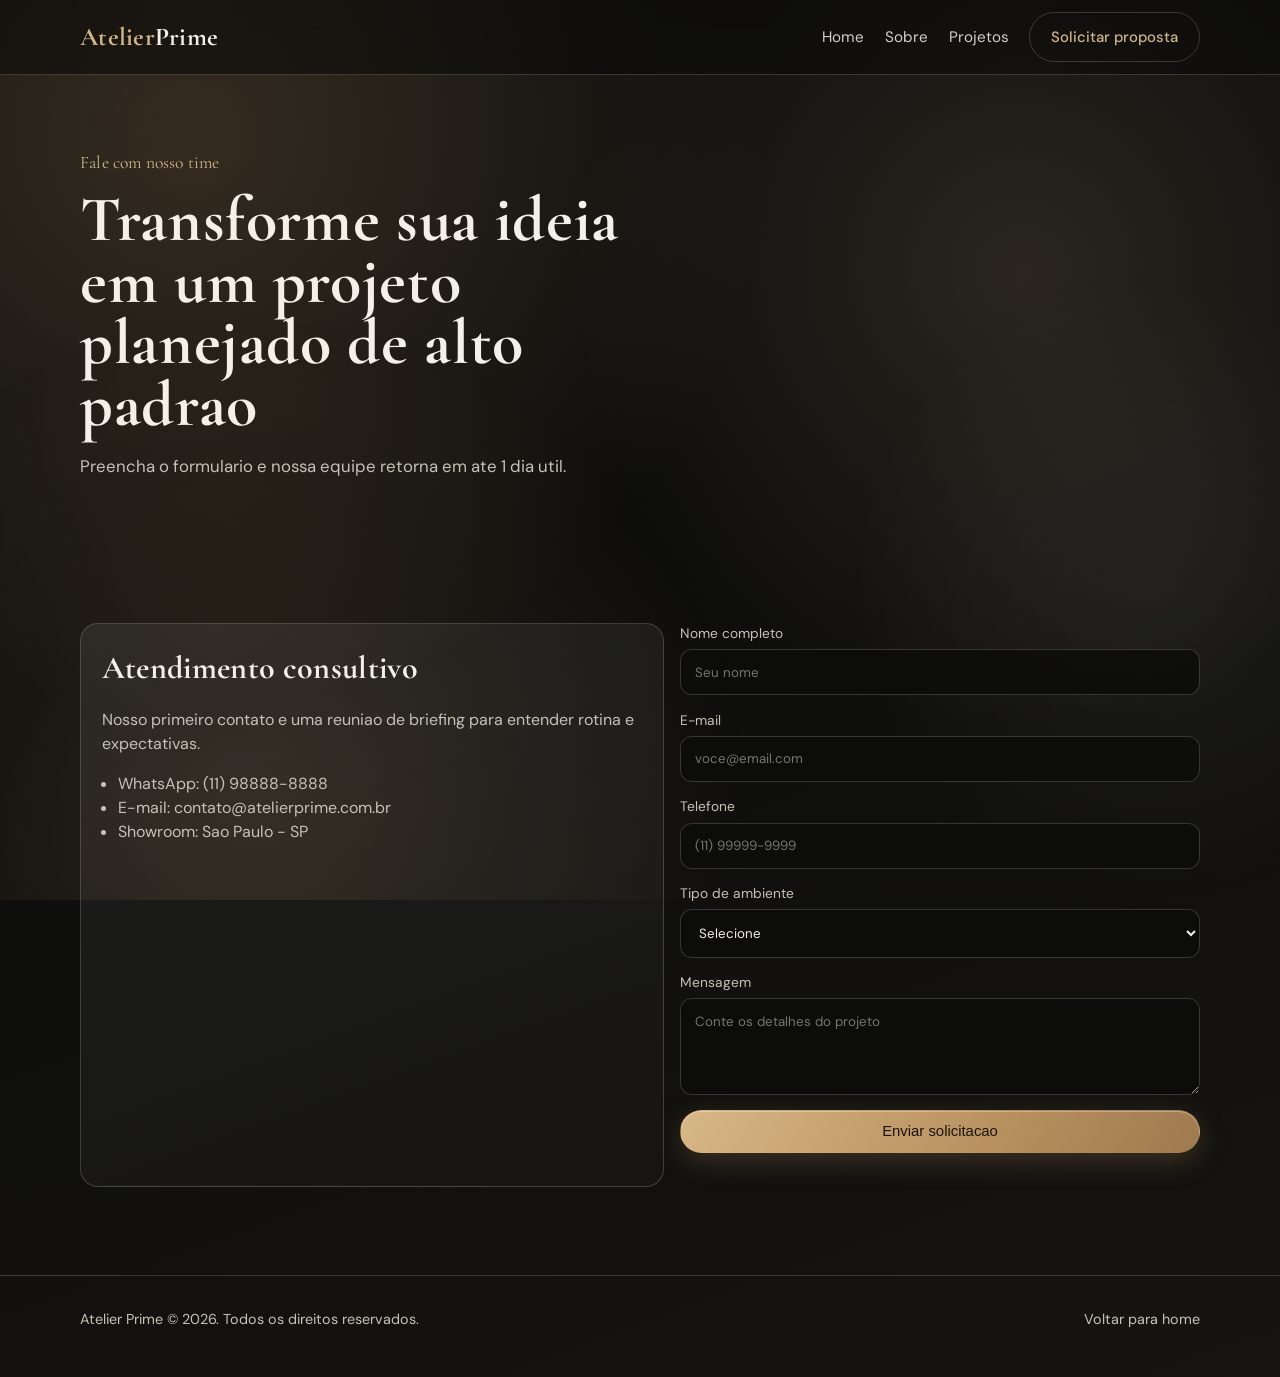
<file: pages/contato.html>
<!DOCTYPE html>
<html lang="pt-BR">
  <head>
    <meta charset="UTF-8" />
    <meta name="viewport" content="width=device-width, initial-scale=1.0" />
    <title>Contato | Atelier Prime</title>
    <meta
      name="description"
      content="Solicite uma proposta da Atelier Prime e receba atendimento exclusivo para seu projeto planejado."
    />
    <link rel="preconnect" href="https://fonts.googleapis.com" />
    <link rel="preconnect" href="https://fonts.gstatic.com" crossorigin />
    <link
      href="https://fonts.googleapis.com/css2?family=Cormorant+Garamond:wght@400;500;600;700&family=DM+Sans:wght@400;500;700&display=swap"
      rel="stylesheet"
    />
    <link rel="stylesheet" href="../styles/main.css" />
  </head>
  <body>
    <div class="page-glow" aria-hidden="true"></div>
    <header class="site-header" id="topo">
      <div class="container nav-wrap">
        <a class="brand" href="../index.html" aria-label="Atelier Prime"><span>Atelier</span>Prime</a>
        <button class="nav-toggle" type="button" aria-label="Abrir menu"><span></span><span></span></button>
        <nav class="site-nav" aria-label="Principal">
          <a href="../index.html">Home</a>
          <a href="sobre.html">Sobre</a>
          <a href="projetos.html">Projetos</a>
          <a href="contato.html" class="btn btn-nav">Solicitar proposta</a>
        </nav>
      </div>
    </header>

    <main>
      <section class="inner-hero section-pad reveal" data-delay="0">
        <div class="container">
          <p class="eyebrow">Fale com nosso time</p>
          <h1>Transforme sua ideia em um projeto planejado de alto padrao</h1>
          <p class="lead">Preencha o formulario e nossa equipe retorna em ate 1 dia util.</p>
        </div>
      </section>

      <section class="section-pad">
        <div class="container contact-grid">
          <article class="contact-card reveal" data-delay="0">
            <h3>Atendimento consultivo</h3>
            <p>Nosso primeiro contato e uma reuniao de briefing para entender rotina e expectativas.</p>
            <ul class="contact-list">
              <li>WhatsApp: (11) 98888-8888</li>
              <li>E-mail: contato@atelierprime.com.br</li>
              <li>Showroom: Sao Paulo - SP</li>
            </ul>
          </article>

          <form
            class="cta-form contact-form reveal js-lead-form"
            data-delay="100"
            action="#"
            method="post"
            data-integration-provider="hubspot"
            data-hubspot-portal-id="51514558"
            data-hubspot-form-id="e53f6ccd-3f78-4c62-a08c-4e1e00b3b8ab"
            data-hubspot-firstname-field="firstname"
            data-hubspot-email-field="email"
            data-hubspot-phone-field="phone"
            data-hubspot-message-field="message"
            data-form-mode="redirect"
            data-redirect-url="obrigado.html"
          >
            <label>
              Nome completo
              <input type="text" name="nome" placeholder="Seu nome" required />
            </label>
            <label>
              E-mail
              <input type="email" name="email" placeholder="voce@email.com" required />
            </label>
            <label>
              Telefone
              <input type="tel" name="telefone" placeholder="(11) 99999-9999" required />
            </label>
            <label>
              Tipo de ambiente
              <select name="ambiente" required>
                <option value="" selected disabled>Selecione</option>
                <option value="cozinha">Cozinha</option>
                <option value="closet">Closet</option>
                <option value="office">Office</option>
                <option value="outros">Outros</option>
              </select>
            </label>
            <label>
              Mensagem
              <textarea name="mensagem" rows="4" placeholder="Conte os detalhes do projeto" required></textarea>
            </label>
            <button class="btn btn-primary" type="submit">Enviar solicitacao</button>
            <p class="form-feedback" aria-live="polite"></p>
          </form>
        </div>
      </section>
    </main>

    <footer class="site-footer">
      <div class="container footer-wrap">
        <p>Atelier Prime © <span id="year"></span>. Todos os direitos reservados.</p>
        <a href="../index.html">Voltar para home</a>
      </div>
    </footer>

    <script src="../script/main.js"></script>
  </body>
</html>
</file>
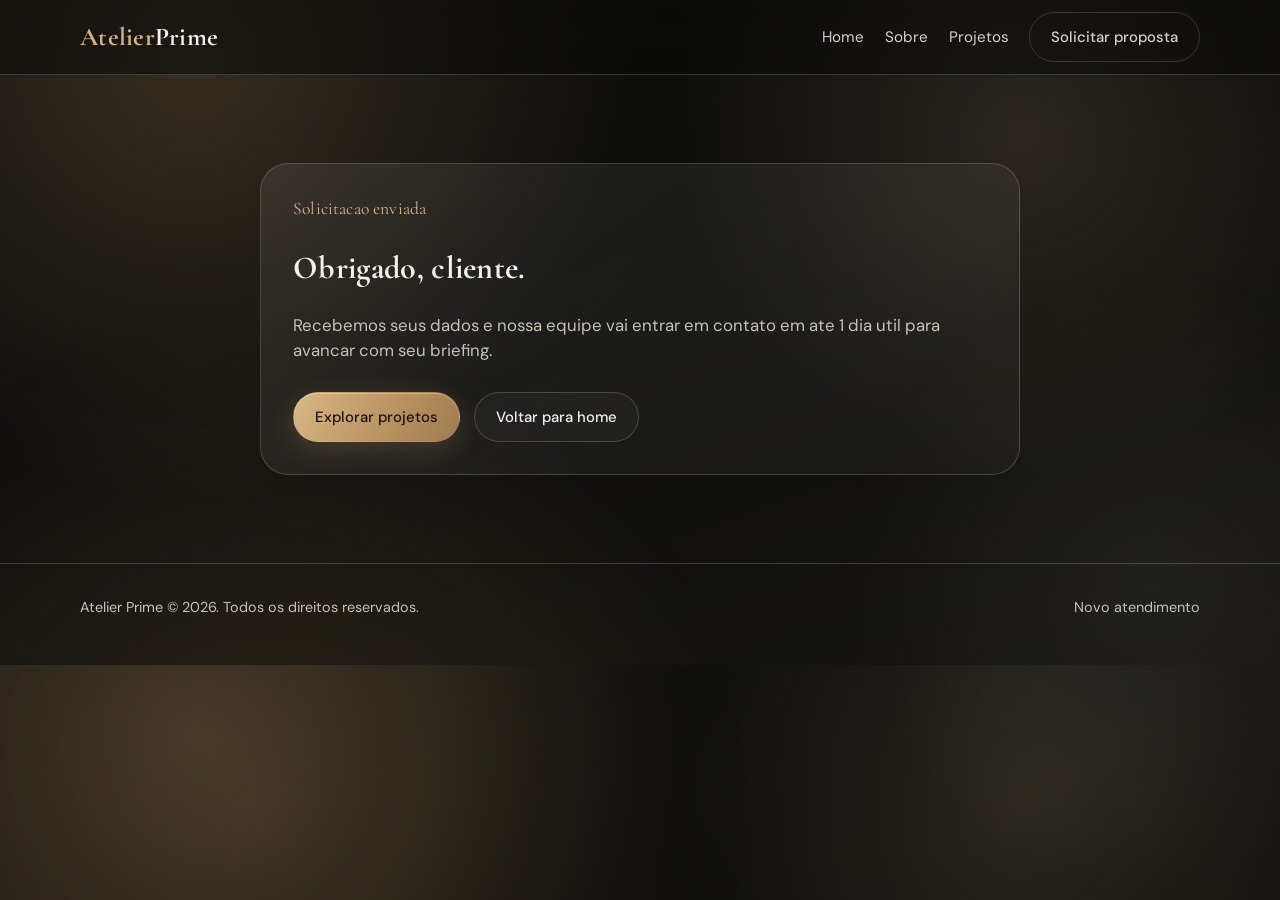
<file: pages/obrigado.html>
<!DOCTYPE html>
<html lang="pt-BR">
  <head>
    <meta charset="UTF-8" />
    <meta name="viewport" content="width=device-width, initial-scale=1.0" />
    <title>Obrigado | Atelier Prime</title>
    <meta name="description" content="Recebemos sua solicitacao e em breve retornaremos o contato." />
    <link rel="preconnect" href="https://fonts.googleapis.com" />
    <link rel="preconnect" href="https://fonts.gstatic.com" crossorigin />
    <link
      href="https://fonts.googleapis.com/css2?family=Cormorant+Garamond:wght@400;500;600;700&family=DM+Sans:wght@400;500;700&display=swap"
      rel="stylesheet"
    />
    <link rel="stylesheet" href="../styles/main.css" />
  </head>
  <body>
    <div class="page-glow" aria-hidden="true"></div>
    <header class="site-header" id="topo">
      <div class="container nav-wrap">
        <a class="brand" href="../index.html" aria-label="Atelier Prime"><span>Atelier</span>Prime</a>
        <button class="nav-toggle" type="button" aria-label="Abrir menu"><span></span><span></span></button>
        <nav class="site-nav" aria-label="Principal">
          <a href="../index.html">Home</a>
          <a href="sobre.html">Sobre</a>
          <a href="projetos.html">Projetos</a>
          <a href="contato.html" class="btn btn-nav">Solicitar proposta</a>
        </nav>
      </div>
    </header>

    <main class="section-pad">
      <div class="container thankyou-card reveal is-open" data-delay="0">
        <p class="eyebrow">Solicitacao enviada</p>
        <h1>Obrigado, <span class="thankyou-name">cliente</span>.</h1>
        <p class="lead">
          Recebemos seus dados e nossa equipe vai entrar em contato em ate 1 dia util para avancar
          com seu briefing.
        </p>
        <div class="hero-actions">
          <a class="btn btn-primary" href="projetos.html">Explorar projetos</a>
          <a class="btn btn-ghost" href="../index.html">Voltar para home</a>
        </div>
      </div>
    </main>

    <footer class="site-footer">
      <div class="container footer-wrap">
        <p>Atelier Prime © <span id="year"></span>. Todos os direitos reservados.</p>
        <a href="contato.html">Novo atendimento</a>
      </div>
    </footer>

    <script src="../script/main.js"></script>
  </body>
</html>
</file>
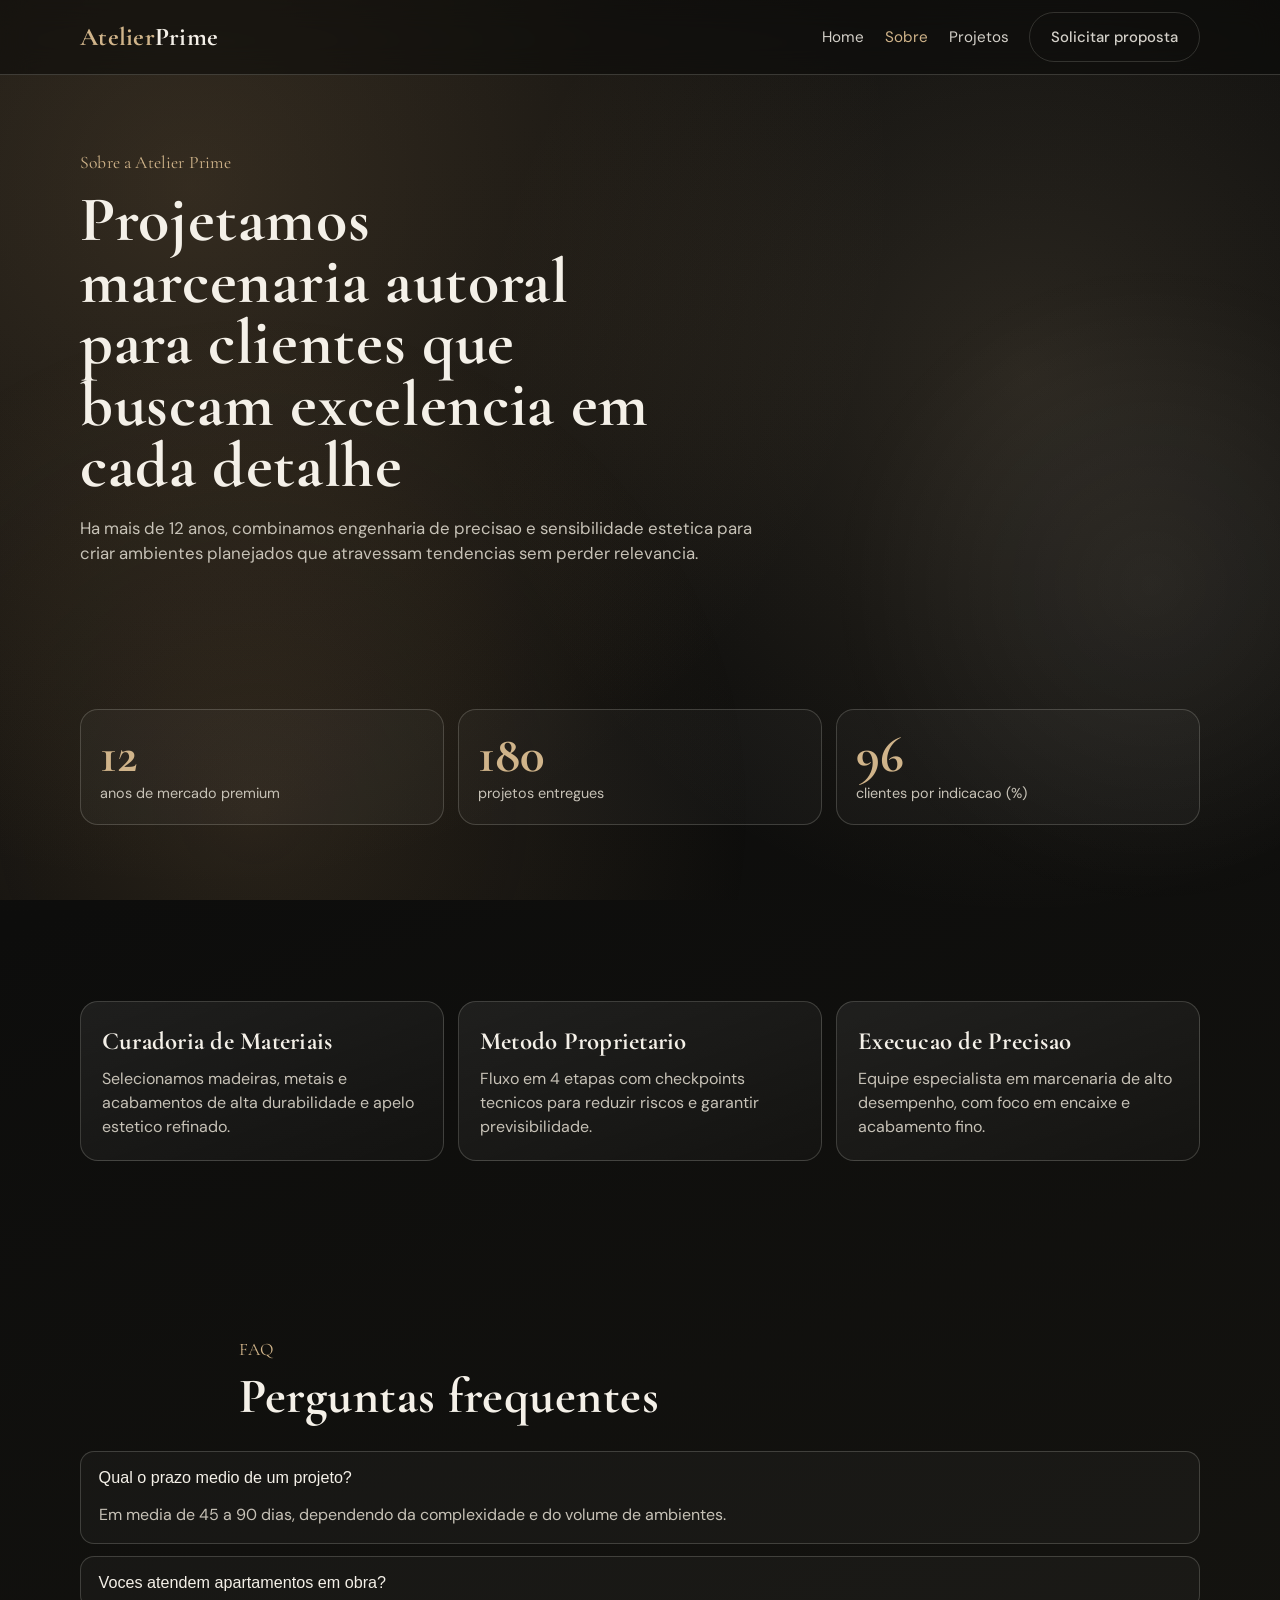
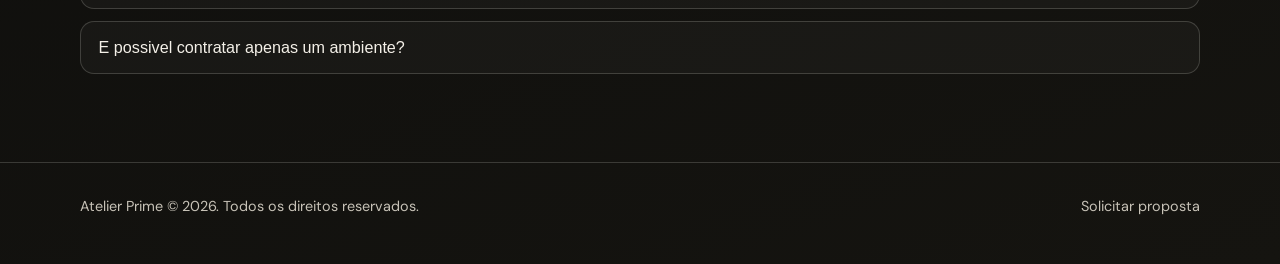
<file: pages/sobre.html>
<!DOCTYPE html>
<html lang="pt-BR">
  <head>
    <meta charset="UTF-8" />
    <meta name="viewport" content="width=device-width, initial-scale=1.0" />
    <title>Sobre | Atelier Prime</title>
    <meta
      name="description"
      content="Conheca a historia, o metodo e os diferenciais da Atelier Prime em moveis planejados de alto padrao."
    />
    <link rel="preconnect" href="https://fonts.googleapis.com" />
    <link rel="preconnect" href="https://fonts.gstatic.com" crossorigin />
    <link
      href="https://fonts.googleapis.com/css2?family=Cormorant+Garamond:wght@400;500;600;700&family=DM+Sans:wght@400;500;700&display=swap"
      rel="stylesheet"
    />
    <link rel="stylesheet" href="../styles/main.css" />
  </head>
  <body>
    <div class="page-glow" aria-hidden="true"></div>
    <header class="site-header" id="topo">
      <div class="container nav-wrap">
        <a class="brand" href="../index.html" aria-label="Atelier Prime"><span>Atelier</span>Prime</a>
        <button class="nav-toggle" type="button" aria-label="Abrir menu"><span></span><span></span></button>
        <nav class="site-nav" aria-label="Principal">
          <a href="../index.html">Home</a>
          <a href="sobre.html">Sobre</a>
          <a href="projetos.html">Projetos</a>
          <a href="contato.html" class="btn btn-nav">Solicitar proposta</a>
        </nav>
      </div>
    </header>

    <main>
      <section class="inner-hero section-pad reveal" data-delay="0">
        <div class="container">
          <p class="eyebrow">Sobre a Atelier Prime</p>
          <h1>Projetamos marcenaria autoral para clientes que buscam excelencia em cada detalhe</h1>
          <p class="lead">
            Ha mais de 12 anos, combinamos engenharia de precisao e sensibilidade estetica para criar
            ambientes planejados que atravessam tendencias sem perder relevancia.
          </p>
        </div>
      </section>

      <section class="section-pad">
        <div class="container stats-grid">
          <article class="stat-card reveal" data-delay="0">
            <strong data-count="12">0</strong>
            <span>anos de mercado premium</span>
          </article>
          <article class="stat-card reveal" data-delay="80">
            <strong data-count="180">0</strong>
            <span>projetos entregues</span>
          </article>
          <article class="stat-card reveal" data-delay="160">
            <strong data-count="96">0</strong>
            <span>clientes por indicacao (%)</span>
          </article>
        </div>
      </section>

      <section class="section-pad">
        <div class="container values-grid">
          <article class="value-card reveal" data-delay="0">
            <h3>Curadoria de Materiais</h3>
            <p>Selecionamos madeiras, metais e acabamentos de alta durabilidade e apelo estetico refinado.</p>
          </article>
          <article class="value-card reveal" data-delay="90">
            <h3>Metodo Proprietario</h3>
            <p>Fluxo em 4 etapas com checkpoints tecnicos para reduzir riscos e garantir previsibilidade.</p>
          </article>
          <article class="value-card reveal" data-delay="180">
            <h3>Execucao de Precisao</h3>
            <p>Equipe especialista em marcenaria de alto desempenho, com foco em encaixe e acabamento fino.</p>
          </article>
        </div>
      </section>

      <section class="section-pad">
        <div class="container section-head reveal" data-delay="0">
          <p class="eyebrow">FAQ</p>
          <h2>Perguntas frequentes</h2>
        </div>
        <div class="container faq-list">
          <article class="faq-item reveal is-open" data-delay="0">
            <button type="button" data-accordion-trigger aria-expanded="true">
              Qual o prazo medio de um projeto?
            </button>
            <div class="faq-content">
              <p>Em media de 45 a 90 dias, dependendo da complexidade e do volume de ambientes.</p>
            </div>
          </article>
          <article class="faq-item reveal" data-delay="80">
            <button type="button" data-accordion-trigger aria-expanded="false">
              Voces atendem apartamentos em obra?
            </button>
            <div class="faq-content">
              <p>Sim. Atuamos desde a fase de obra para integrar pontos eletricos, hidraulicos e de iluminacao.</p>
            </div>
          </article>
          <article class="faq-item reveal" data-delay="160">
            <button type="button" data-accordion-trigger aria-expanded="false">
              E possivel contratar apenas um ambiente?
            </button>
            <div class="faq-content">
              <p>Sim. Desenvolvemos projetos pontuais como cozinhas, closets, home offices e paineis especiais.</p>
            </div>
          </article>
        </div>
      </section>
    </main>

    <footer class="site-footer">
      <div class="container footer-wrap">
        <p>Atelier Prime © <span id="year"></span>. Todos os direitos reservados.</p>
        <a href="contato.html">Solicitar proposta</a>
      </div>
    </footer>

    <script src="../script/main.js"></script>
  </body>
</html>
</file>
<file: styles/main.css>
:root {
  --bg: #0f0f0d;
  --bg-soft: #171714;
  --text: #f4f0e8;
  --text-muted: #c7c2b7;
  --gold: #b8915f;
  --gold-soft: #d0b48a;
  --line: rgba(244, 240, 232, 0.18);
  --card: rgba(255, 255, 255, 0.04);
  --radius-lg: 28px;
  --radius-md: 18px;
  --container: min(1120px, 92vw);
  --shadow: 0 22px 60px rgba(0, 0, 0, 0.4);
}

* {
  box-sizing: border-box;
}

html {
  scroll-behavior: smooth;
}

body {
  margin: 0;
  color: var(--text);
  background:
    radial-gradient(circle at 15% 10%, rgba(184, 145, 95, 0.22), transparent 35%),
    radial-gradient(circle at 80% 20%, rgba(208, 180, 138, 0.15), transparent 30%),
    linear-gradient(160deg, #10100f 0%, #0d0d0c 40%, #151410 100%);
  font-family: "DM Sans", sans-serif;
  line-height: 1.5;
  overflow-x: hidden;
}

img {
  max-width: 100%;
  display: block;
}

a {
  color: inherit;
  text-decoration: none;
}

h1,
h2,
h3,
.brand,
.eyebrow {
  font-family: "Cormorant Garamond", serif;
  letter-spacing: 0.01em;
}

.container {
  width: var(--container);
  margin-inline: auto;
}

.section-pad {
  padding: 5.5rem 0;
}

.page-glow {
  position: fixed;
  inset: 0;
  pointer-events: none;
  z-index: -1;
  background:
    radial-gradient(circle at 20% 90%, rgba(184, 145, 95, 0.16), transparent 38%),
    radial-gradient(circle at 90% 65%, rgba(255, 255, 255, 0.06), transparent 25%);
}

.site-header {
  position: sticky;
  top: 0;
  z-index: 20;
  backdrop-filter: blur(14px);
  background: rgba(10, 10, 9, 0.55);
  border-bottom: 1px solid var(--line);
}

.nav-wrap {
  display: flex;
  align-items: center;
  justify-content: space-between;
  min-height: 74px;
  gap: 1.2rem;
}

.brand {
  font-size: clamp(1.45rem, 2vw, 1.8rem);
  font-weight: 700;
}

.brand span {
  color: var(--gold-soft);
}

.site-nav {
  display: flex;
  align-items: center;
  gap: 1.3rem;
  font-size: 0.95rem;
}

.site-nav a {
  opacity: 0.86;
  transition: opacity 0.3s ease;
}

.site-nav a:hover {
  opacity: 1;
}

.nav-toggle {
  display: none;
  width: 46px;
  height: 40px;
  border: 1px solid var(--line);
  border-radius: 11px;
  background: transparent;
  cursor: pointer;
}

.nav-toggle span {
  display: block;
  width: 18px;
  height: 1px;
  margin: 6px auto;
  background: var(--text);
}

.btn {
  display: inline-flex;
  align-items: center;
  justify-content: center;
  border-radius: 999px;
  border: 1px solid transparent;
  padding: 0.78rem 1.3rem;
  font-size: 0.93rem;
  font-weight: 500;
  transition: transform 0.32s cubic-bezier(0.2, 0.7, 0.2, 1), box-shadow 0.32s ease, background 0.3s ease, border-color 0.3s ease, color 0.3s ease;
}

.btn:hover {
  transform: translateY(-3px);
}

.btn-nav {
  border-color: var(--line);
}

.btn-primary {
  position: relative;
  overflow: hidden;
  isolation: isolate;
  color: #1a140c;
  background: linear-gradient(120deg, #d8b786 0%, #b8915f 60%, #9f7a4f 100%);
  box-shadow: 0 8px 28px rgba(184, 145, 95, 0.25), inset 0 1px 0 rgba(255, 255, 255, 0.3);
}

.btn-primary:hover {
  box-shadow: 0 14px 32px rgba(184, 145, 95, 0.35), inset 0 1px 0 rgba(255, 255, 255, 0.38);
}

.btn-primary:active {
  transform: translateY(-1px);
}

.btn-primary::after {
  content: "";
  position: absolute;
  inset: -1px;
  border-radius: inherit;
  background: linear-gradient(115deg, transparent 15%, rgba(255, 255, 255, 0.45) 48%, transparent 78%);
  pointer-events: none;
  transform: translateX(-140%);
  opacity: 0;
  transition: transform 0.78s cubic-bezier(0.22, 1, 0.36, 1), opacity 0.35s ease;
}

.btn-primary:hover::after {
  opacity: 1;
  transform: translateX(140%);
}

.btn-ghost {
  border-color: var(--line);
  background: rgba(255, 255, 255, 0.03);
}

.hero {
  padding-top: 4.8rem;
  padding-bottom: 4rem;
}

.hero-grid {
  display: grid;
  grid-template-columns: 1fr minmax(280px, 450px);
  align-items: center;
  gap: 2.4rem;
}

.eyebrow {
  margin: 0 0 0.8rem;
  color: var(--gold-soft);
  font-size: 1.1rem;
}

.hero-copy h1 {
  margin: 0;
  font-size: clamp(2.2rem, 6vw, 4.65rem);
  line-height: 0.94;
  font-weight: 600;
}

.hero-copy h1 em {
  font-style: normal;
  color: var(--gold);
}

.lead {
  margin-top: 1.2rem;
  max-width: 58ch;
  color: var(--text-muted);
  font-size: 1.05rem;
}

.hero-actions {
  margin-top: 1.8rem;
  display: flex;
  flex-wrap: wrap;
  gap: 0.9rem;
}

.hero-visual {
  position: relative;
  padding: 1rem;
}

.hero-image-card {
  border-radius: var(--radius-lg);
  overflow: hidden;
  border: 1px solid var(--line);
  box-shadow: var(--shadow);
  transform: perspective(1000px) rotateY(-6deg) rotateX(2deg);
  transform-style: preserve-3d;
  transition: transform 0.45s ease;
}

.hero-image-card img {
  width: 100%;
  height: 590px;
  object-fit: cover;
}

.hero-visual:hover .hero-image-card {
  transform: perspective(1000px) rotateY(-2deg) rotateX(0deg) translateY(-4px);
}

.hero-badge {
  position: absolute;
  right: -12px;
  bottom: 24px;
  padding: 1rem 1.2rem;
  border-radius: 14px;
  border: 1px solid rgba(255, 255, 255, 0.28);
  background: rgba(12, 12, 11, 0.72);
  backdrop-filter: blur(9px);
}

.hero-badge strong {
  display: block;
  font-size: 1.5rem;
}

.hero-badge span {
  color: var(--text-muted);
  font-size: 0.86rem;
}

.floating-orb {
  position: absolute;
  border-radius: 50%;
  filter: blur(0.2px);
  z-index: -1;
  animation: float 8.5s ease-in-out infinite;
}

.orb-1 {
  width: 110px;
  aspect-ratio: 1;
  background: radial-gradient(circle, rgba(184, 145, 95, 0.42), rgba(184, 145, 95, 0));
  top: -24px;
  right: -40px;
}

.orb-2 {
  width: 170px;
  aspect-ratio: 1;
  background: radial-gradient(circle, rgba(220, 205, 176, 0.25), rgba(220, 205, 176, 0));
  bottom: -30px;
  left: -38px;
  animation-duration: 10.5s;
}

.partners {
  border-top: 1px solid var(--line);
  border-bottom: 1px solid var(--line);
  overflow: hidden;
  background: rgba(255, 255, 255, 0.02);
}

.marquee {
  display: flex;
  gap: 0;
  white-space: nowrap;
  overflow: hidden;
  padding: 0.9rem 0;
  color: #ddd5c5;
  font-size: 0.85rem;
  text-transform: uppercase;
  letter-spacing: 0.15em;
}

.marquee-track {
  display: flex;
  align-items: center;
  flex-shrink: 0;
  min-width: max-content;
  gap: 2rem;
  padding-right: 2rem;
  animation: marquee 18s linear infinite;
}

.marquee-track span {
  position: relative;
}

.marquee-track span:not(:last-child)::after {
  content: "";
  display: inline-block;
  width: 5px;
  height: 5px;
  margin-left: 2rem;
  border-radius: 50%;
  background: rgba(208, 180, 138, 0.7);
  vertical-align: middle;
}

.about-grid {
  display: grid;
  grid-template-columns: minmax(260px, 430px) 1fr;
  gap: 2.6rem;
  align-items: center;
}

.about-media {
  border-radius: var(--radius-lg);
  overflow: hidden;
  border: 1px solid var(--line);
  box-shadow: var(--shadow);
}

.about-media img {
  width: 100%;
  height: 520px;
  object-fit: cover;
}

.about-copy h2,
.section-head h2,
.cta-wrap h2 {
  font-size: clamp(1.9rem, 4.2vw, 3.1rem);
  line-height: 1.05;
  margin: 0.4rem 0 0.9rem;
}

.about-copy p {
  color: var(--text-muted);
}

.features {
  margin: 1.4rem 0 0;
  padding: 0;
  list-style: none;
  display: grid;
  gap: 0.8rem;
}

.features li {
  padding: 0.75rem 0.95rem;
  border: 1px solid var(--line);
  border-radius: 12px;
  background: rgba(255, 255, 255, 0.02);
}

.section-head {
  margin-bottom: 1.8rem;
  max-width: 73ch;
}

.section-head .eyebrow {
  margin-bottom: 0.3rem;
}

.project-grid {
  display: grid;
  grid-template-columns: repeat(3, minmax(0, 1fr));
  gap: 1.1rem;
}

.project-card {
  border-radius: var(--radius-md);
  border: 1px solid var(--line);
  overflow: hidden;
  background: rgba(255, 255, 255, 0.03);
  transition: transform 0.35s ease, border-color 0.35s ease;
}

.project-card:hover {
  transform: translateY(-6px);
  border-color: rgba(184, 145, 95, 0.66);
}

.project-card img {
  width: 100%;
  height: 250px;
  object-fit: cover;
  transition: transform 0.55s ease;
}

.project-card:hover img {
  transform: scale(1.06);
}

.project-card div {
  padding: 1rem 1rem 1.2rem;
}

.project-card h3 {
  margin: 0 0 0.4rem;
  font-size: 1.45rem;
}

.project-card p {
  margin: 0;
  color: var(--text-muted);
  font-size: 0.92rem;
}

.timeline {
  display: grid;
  grid-template-columns: repeat(4, minmax(0, 1fr));
  gap: 0.9rem;
}

.step {
  padding: 1.2rem;
  border: 1px solid var(--line);
  border-radius: var(--radius-md);
  background: linear-gradient(165deg, rgba(255, 255, 255, 0.06), rgba(255, 255, 255, 0.02));
}

.step span {
  color: var(--gold-soft);
  font-size: 0.88rem;
  letter-spacing: 0.14em;
}

.step h3 {
  margin: 0.5rem 0;
  font-size: 1.38rem;
}

.step p {
  margin: 0;
  color: var(--text-muted);
}

.testimonial-card {
  max-width: 860px;
  padding: 2rem 2.2rem;
  border: 1px solid var(--line);
  border-radius: var(--radius-lg);
  background: linear-gradient(120deg, rgba(184, 145, 95, 0.14), rgba(255, 255, 255, 0.03));
}

.testimonial-card p {
  margin: 0;
  font-family: "Cormorant Garamond", serif;
  font-size: clamp(1.55rem, 3.1vw, 2.4rem);
  line-height: 1.1;
}

.testimonial-card strong {
  display: block;
  margin-top: 0.85rem;
  color: var(--text-muted);
  font-size: 0.92rem;
}

.cta-wrap {
  display: grid;
  grid-template-columns: 1fr minmax(280px, 420px);
  gap: 1.3rem;
  border: 1px solid var(--line);
  border-radius: var(--radius-lg);
  padding: 1.5rem;
  background: linear-gradient(145deg, rgba(255, 255, 255, 0.06), rgba(255, 255, 255, 0.02));
}

.cta-form {
  display: grid;
  gap: 0.9rem;
}

.cta-form label {
  display: grid;
  gap: 0.35rem;
  color: var(--text-muted);
  font-size: 0.86rem;
}

.cta-form input,
.cta-form textarea {
  width: 100%;
  border: 1px solid var(--line);
  border-radius: 12px;
  background: rgba(12, 12, 11, 0.85);
  color: var(--text);
  font-family: inherit;
  padding: 0.85rem;
}

.cta-form input:focus,
.cta-form textarea:focus {
  outline: 1px solid rgba(184, 145, 95, 0.6);
  border-color: rgba(184, 145, 95, 0.6);
}

.site-footer {
  border-top: 1px solid var(--line);
  padding: 1.2rem 0 2rem;
}

.footer-wrap {
  display: flex;
  justify-content: space-between;
  gap: 1rem;
  align-items: center;
  color: var(--text-muted);
  font-size: 0.9rem;
}

.site-nav a.is-active {
  opacity: 1;
  color: var(--gold-soft);
}

.inner-hero {
  padding-top: 4.7rem;
  padding-bottom: 2.4rem;
}

.inner-hero h1 {
  margin: 0;
  max-width: 19ch;
  font-size: clamp(2.1rem, 5.2vw, 4rem);
  line-height: 0.96;
}

.stats-grid {
  display: grid;
  grid-template-columns: repeat(3, minmax(0, 1fr));
  gap: 0.9rem;
}

.stat-card {
  border: 1px solid var(--line);
  border-radius: var(--radius-md);
  background: rgba(255, 255, 255, 0.03);
  padding: 1.2rem;
}

.stat-card strong {
  display: block;
  font-family: "Cormorant Garamond", serif;
  font-size: clamp(2rem, 4vw, 3.2rem);
  line-height: 1;
  color: var(--gold-soft);
}

.stat-card span {
  color: var(--text-muted);
  font-size: 0.9rem;
}

.values-grid {
  display: grid;
  grid-template-columns: repeat(3, minmax(0, 1fr));
  gap: 0.9rem;
}

.value-card {
  border: 1px solid var(--line);
  border-radius: var(--radius-md);
  background: linear-gradient(160deg, rgba(255, 255, 255, 0.07), rgba(255, 255, 255, 0.02));
  padding: 1.3rem;
}

.value-card h3 {
  margin: 0 0 0.45rem;
  font-size: 1.55rem;
}

.value-card p {
  margin: 0;
  color: var(--text-muted);
}

.faq-list {
  display: grid;
  gap: 0.75rem;
}

.faq-item {
  border: 1px solid var(--line);
  border-radius: 14px;
  background: rgba(255, 255, 255, 0.03);
  overflow: hidden;
}

.faq-item button {
  width: 100%;
  text-align: left;
  padding: 1rem 1.1rem;
  font-size: 1.01rem;
  color: var(--text);
  background: transparent;
  border: 0;
  cursor: pointer;
}

.faq-content {
  display: grid;
  grid-template-rows: 0fr;
  transition: grid-template-rows 0.32s ease;
}

.faq-content p {
  overflow: hidden;
  margin: 0;
  padding: 0 1.1rem 0;
  color: var(--text-muted);
}

.faq-item.is-open .faq-content {
  grid-template-rows: 1fr;
}

.faq-item.is-open .faq-content p {
  padding-bottom: 1rem;
}

.filter-bar {
  display: flex;
  flex-wrap: wrap;
  gap: 0.6rem;
  margin-bottom: 1.2rem;
}

.chip {
  border: 1px solid var(--line);
  border-radius: 999px;
  background: rgba(255, 255, 255, 0.03);
  color: var(--text);
  padding: 0.55rem 0.95rem;
  font-family: inherit;
  cursor: pointer;
  transition: 0.25s ease;
}

.chip.is-active,
.chip:hover {
  border-color: rgba(184, 145, 95, 0.65);
  background: rgba(184, 145, 95, 0.16);
}

.project-catalog {
  display: grid;
  grid-template-columns: repeat(3, minmax(0, 1fr));
  gap: 1.1rem;
}

.project-card.is-hidden {
  display: none;
}

.contact-grid {
  display: grid;
  grid-template-columns: minmax(280px, 1fr) minmax(320px, 520px);
  gap: 1rem;
}

.contact-card {
  border: 1px solid var(--line);
  border-radius: var(--radius-md);
  background: linear-gradient(160deg, rgba(255, 255, 255, 0.07), rgba(255, 255, 255, 0.02));
  padding: 1.3rem;
}

.contact-card h3 {
  margin: 0;
  font-size: 2rem;
}

.contact-card p {
  color: var(--text-muted);
}

.contact-list {
  margin: 1rem 0 0;
  padding-left: 1rem;
  color: var(--text-muted);
}

.contact-form select {
  width: 100%;
  border: 1px solid var(--line);
  border-radius: 12px;
  background: rgba(12, 12, 11, 0.85);
  color: var(--text);
  font-family: inherit;
  padding: 0.85rem;
}

.contact-form select:focus {
  outline: 1px solid rgba(184, 145, 95, 0.6);
  border-color: rgba(184, 145, 95, 0.6);
}

.form-feedback {
  margin: 0;
  min-height: 1.4em;
  font-size: 0.88rem;
  color: #deb98d;
}

.form-feedback.is-error {
  color: #f0a8a8;
}

.thankyou-card {
  max-width: 760px;
  border: 1px solid var(--line);
  border-radius: var(--radius-lg);
  background: linear-gradient(145deg, rgba(255, 255, 255, 0.08), rgba(255, 255, 255, 0.03));
  padding: 2rem;
}

.reveal {
  opacity: 0;
  transform: translateY(34px);
  transition:
    opacity 0.7s cubic-bezier(0.21, 1, 0.26, 1),
    transform 0.8s cubic-bezier(0.21, 1, 0.26, 1);
  transition-delay: var(--delay, 0ms);
}

.reveal.in-view {
  opacity: 1;
  transform: translateY(0);
}

@keyframes float {
  0%,
  100% {
    transform: translateY(0);
  }
  50% {
    transform: translateY(-12px);
  }
}

@keyframes marquee {
  from {
    transform: translateX(0);
  }
  to {
    transform: translateX(calc(-100% - 2rem));
  }
}

@media (max-width: 980px) {
  .hero-grid,
  .about-grid,
  .cta-wrap,
  .values-grid,
  .contact-grid {
    grid-template-columns: 1fr;
  }

  .hero-image-card {
    transform: none;
  }

  .timeline {
    grid-template-columns: repeat(2, minmax(0, 1fr));
  }

  .project-grid {
    grid-template-columns: repeat(2, minmax(0, 1fr));
  }

  .project-catalog,
  .stats-grid {
    grid-template-columns: repeat(2, minmax(0, 1fr));
  }

  .hero-badge {
    right: 10px;
  }
}

@media (max-width: 760px) {
  .section-pad {
    padding: 4.4rem 0;
  }

  .nav-toggle {
    display: block;
  }

  .site-nav {
    position: fixed;
    inset: 75px 4vw auto;
    display: grid;
    gap: 0.5rem;
    padding: 1rem;
    border-radius: 16px;
    border: 1px solid var(--line);
    background: rgba(12, 12, 11, 0.95);
    transform: translateY(-20px);
    opacity: 0;
    pointer-events: none;
    transition: 0.28s ease;
  }

  .site-nav.is-open {
    transform: translateY(0);
    opacity: 1;
    pointer-events: all;
  }

  .project-grid,
  .timeline,
  .project-catalog,
  .stats-grid,
  .values-grid {
    grid-template-columns: 1fr;
  }

  .footer-wrap {
    flex-direction: column;
    align-items: flex-start;
  }

  .hero-image-card img,
  .about-media img {
    height: 400px;
  }
}
</file>
